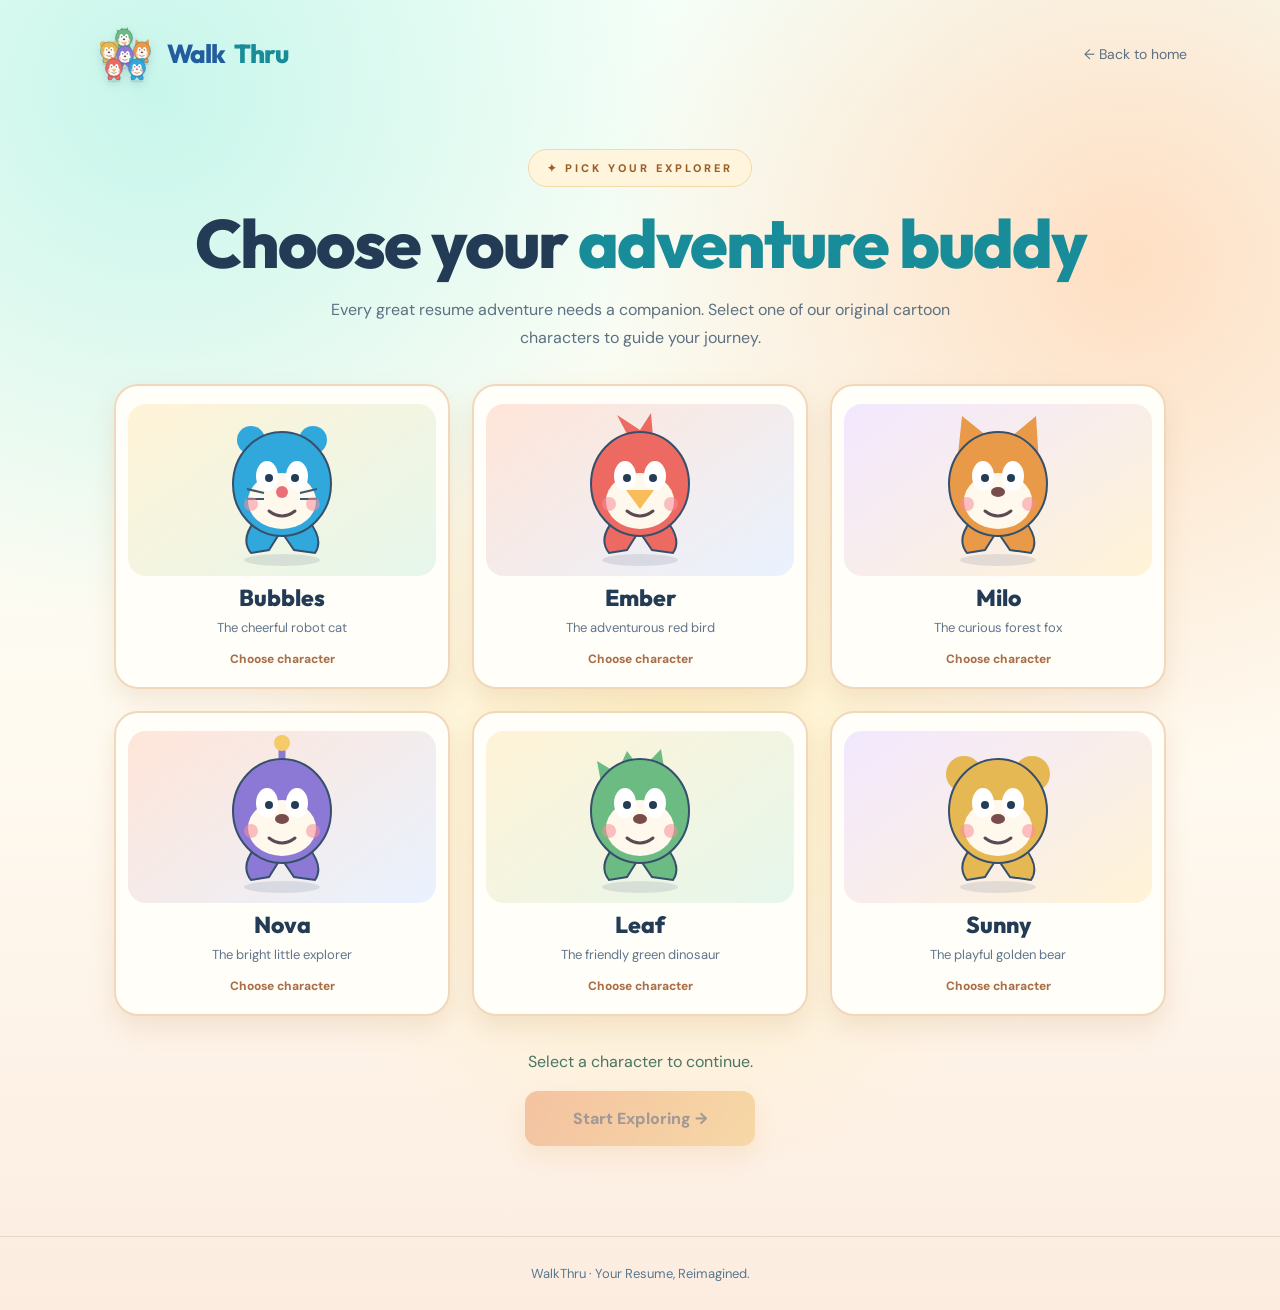
<file: avatars.html>
<!doctype html><html lang="en"><head><meta charset="UTF-8"><meta name="viewport" content="width=device-width,initial-scale=1"><title>Choose an Avatar | WalkThru</title><link rel="preconnect" href="https://fonts.googleapis.com"><link rel="preconnect" href="https://fonts.gstatic.com" crossorigin><link href="https://fonts.googleapis.com/css2?family=DM+Sans:wght@400;500;600;700&family=Outfit:wght@400;500;600;700;800&display=swap" rel="stylesheet"><link rel="stylesheet" href="style.css"><script src="avatar-art.js" defer></script><script src="avatars.js" defer></script></head><body class="avatar-page"><header class="site-header"><a class="brand" href="index.html"><span class="group-logo" data-avatar-logo aria-hidden="true"></span>Walk<span>Thru</span></a><nav><a href="index.html">← Back to home</a></nav></header><main class="avatar-main"><div class="eyebrow">✦ PICK YOUR EXPLORER</div><h1 class="avatar-title">Choose your <span>adventure buddy</span></h1><p class="avatar-intro">Every great resume adventure needs a companion. Select one of our original cartoon characters to guide your journey.</p><div id="avatar-grid" class="avatar-grid" aria-label="Choose an avatar"></div><div class="avatar-action"><p id="avatar-status" role="status" aria-live="polite">Select a character to continue.</p><button class="btn btn-primary" id="start-exploring" disabled>Start Exploring →</button></div></main><footer>WalkThru · Your Resume, Reimagined.</footer></body></html>
</file>
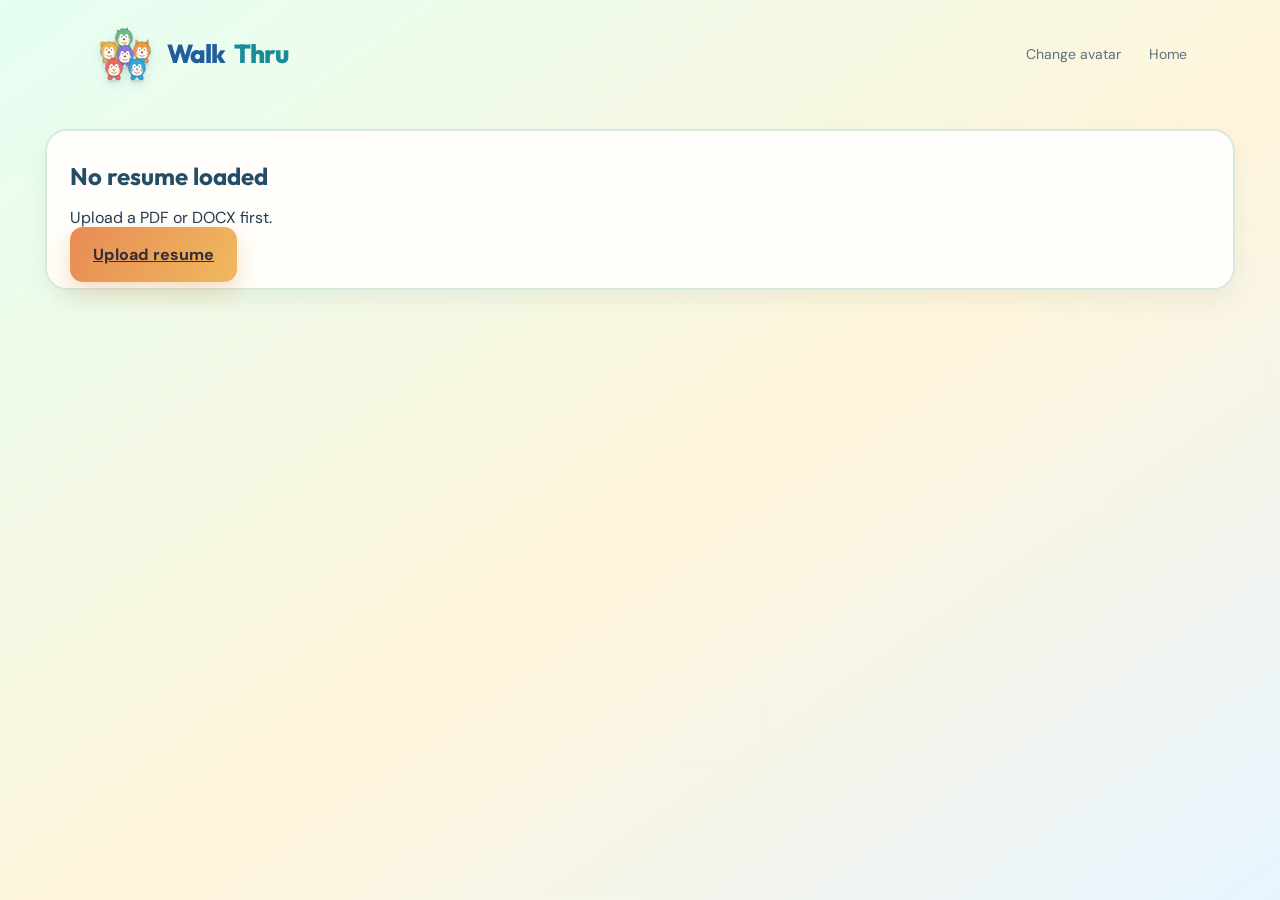
<file: explore.html>
<!doctype html>
<html lang="en"><head><meta charset="UTF-8"><meta name="viewport" content="width=device-width,initial-scale=1">
<meta name="description" content="Play through your resume as a colorful 2D adventure.">
<title>Resume Adventure | WalkThru</title>
<link href="https://fonts.googleapis.com/css2?family=DM+Sans:wght@400;500;600;700&family=Outfit:wght@500;700;800&display=swap" rel="stylesheet">
<link rel="stylesheet" href="style.css"><link rel="stylesheet" href="adventure.css">
<script src="avatar-art.js" defer></script><script src="explorer.js" defer></script></head>
<body class="adventure-body">
<header class="site-header"><a class="brand" href="index.html"><span class="group-logo" data-avatar-logo aria-hidden="true"></span>Walk<span>Thru</span></a><nav><a href="avatars.html">Change avatar</a><a href="index.html">Home</a></nav></header>
<main class="adventure-main">
<div class="adventure-heading"><div><div class="eyebrow">YOUR RESUME QUEST</div><h1>Explore the <span>adventure!</span></h1><p id="journey-name">Follow the path and discover each milestone.</p></div><div class="adventure-progress"><span id="progress-text">Checkpoint 1 / 1</span><div class="progress-track"><div id="progress-fill"></div></div></div></div>
<section class="game-shell" aria-label="Interactive resume adventure">
<div class="game-topbar"><span>🌿 Career Quest</span><span class="collect-counter" id="collect-counter">⭐ 0 collected</span><span id="game-hint">Use ← → or A / D to move</span><button id="sound-toggle" class="game-small-btn" type="button" aria-pressed="false">🔇 Sound off</button><button id="motion-toggle" class="game-small-btn" type="button" aria-pressed="false">✨ Effects on</button></div>
<div class="game-stage" id="game-stage">
<canvas id="game-canvas" width="1100" height="510" aria-label="A side-scrolling adventure map with resume milestones"></canvas>
<div id="stage-avatar" class="stage-avatar" aria-label="Your selected avatar"></div>
<div id="stage-popup" class="stage-popup" aria-live="polite" hidden>
<div class="popup-top"><span id="popup-heading">Checkpoint</span><button id="popup-close" type="button" aria-label="Close checkpoint">×</button></div>
<div id="popup-body" class="popup-body"></div>
</div></div>
<div class="mini-map-wrap"><div class="mini-map-heading"><span>🗺️ Adventure map</span><span id="mini-map-status">Scroll sideways to see all checkpoints</span></div><div id="mini-map" class="mini-map" aria-label="Resume checkpoint map"></div></div><div class="game-bottom"><div class="game-buttons"><button id="move-left" type="button" aria-label="Previous milestone">◀ Previous</button><button id="move-right" type="button" aria-label="Next milestone">Next ▶</button></div><div class="game-buttons"><button id="open-detail" type="button">↵ Explore checkpoint</button><button id="finish-game" type="button" hidden>🏁 Finish adventure</button></div></div>
</section>
<section class="checkpoint-panel" id="checkpoint-panel" aria-live="polite" hidden><div class="checkpoint-icon" id="checkpoint-icon">📍</div><div class="checkpoint-content"><div class="checkpoint-label" id="checkpoint-label">CHECKPOINT</div><h2 id="checkpoint-title">Resume milestone</h2><div id="checkpoint-details"></div></div></section>
<div id="game-toast" class="game-toast" role="status" aria-live="polite"></div><div class="game-help">Controls: <kbd>←</kbd>/<kbd>A</kbd> previous · <kbd>→</kbd>/<kbd>D</kbd> next · <kbd>↑</kbd>/<kbd>W</kbd> or <kbd>Enter</kbd> expand · <kbd>↓</kbd>/<kbd>S</kbd> or <kbd>Esc</kbd> collapse. You can also use the buttons.</div>
<section id="game-finish" class="finish-overlay" hidden><div class="finish-card"><div class="finish-confetti">🎉 🏆 🎉</div><h2>Adventure complete!</h2><p>Thank you for using WalkThru. You've explored this resume from start to finish.</p><div class="finish-actions"><a class="btn btn-primary" href="index.html">Return to home</a><a class="btn btn-secondary" href="avatars.html">Explore again</a></div></div></section>
</main></body></html>
</file>
<file: style.css>
:root{--bg:#0e1c2c;--surface:#172b40;--ink:#f3f9fb;--muted:#b8cbd6;--teal:#74e1cf;--border:#35526a}*{box-sizing:border-box}html{scroll-behavior:smooth}body{margin:0;min-height:100vh;background:var(--bg);color:var(--ink);font-family:'DM Sans',sans-serif;overflow-x:hidden}button,a{font:inherit}button:focus-visible,a:focus-visible{outline:3px solid #a8ffdf;outline-offset:4px}.ambient{position:absolute;pointer-events:none;filter:blur(85px);border-radius:50%;opacity:.25;z-index:-1}.ambient-one{width:350px;height:350px;background:#267f90;top:80px;left:-180px}.ambient-two{width:400px;height:400px;background:#286e80;top:200px;right:-230px}.site-header{max-width:1150px;margin:auto;padding:25px 28px;display:flex;align-items:center;justify-content:space-between}.brand{color:white;text-decoration:none;font:800 26px 'Outfit',sans-serif;letter-spacing:-1px}.brand span:not(.brand-icon),h1>span:first-child{color:var(--teal)}.brand-icon{color:var(--teal);margin-right:10px}.site-header nav{display:flex;gap:28px}.site-header nav a{color:var(--muted);text-decoration:none;font-size:14px}.site-header nav a:hover{color:var(--teal)}.hero{max-width:900px;margin:35px auto 90px;padding:0 24px;text-align:center}.eyebrow,.section-kicker{color:var(--teal);font-size:11px;letter-spacing:3px;font-weight:800}.eyebrow{display:inline-flex;align-items:center;gap:9px;padding:11px 18px;background:#1b3649;border:1px solid #34576b;border-radius:30px}.status-dot{width:7px;height:7px;border-radius:50%;background:var(--teal);box-shadow:0 0 12px var(--teal)}h1,h2,h3{font-family:'Outfit',sans-serif}h1{font-size:clamp(72px,13vw,125px);letter-spacing:-7px;line-height:1;margin:28px 0 18px;font-weight:800}.floating-title{animation:float 4s ease-in-out infinite}.sparkle{display:inline-block;font-size:30px;color:#ffd38b;vertical-align:top;margin:12px 0 0 7px;letter-spacing:0}.hero h2{font-size:clamp(25px,4.4vw,42px);line-height:1.2;letter-spacing:-1px;margin:0}.hero h2 em{font-style:normal;color:var(--teal)}.hero-copy{max-width:590px;margin:18px auto 27px;color:var(--muted);line-height:1.75;font-size:16px}.hero-art{border:1px solid #436c7a;overflow:hidden;border-radius:25px;box-shadow:0 25px 70px #0004;line-height:0}.hero-art svg,.hero-art img{display:block;width:100%;height:auto}.action-panel{margin:28px auto 0;display:flex;flex-wrap:wrap;gap:14px;justify-content:center;align-items:center}.btn{border:0;border-radius:13px;padding:17px 23px;font-weight:800;cursor:pointer;transition:transform .2s,box-shadow .2s,background .2s}.btn:hover{transform:translateY(-3px)}.btn-primary{background:var(--teal);color:#102d3a;box-shadow:0 8px 25px #43cfb329}.btn-secondary{background:#1c3449;color:white;border:1px solid #4d7383}.btn-secondary:hover{background:#29475c}.upload-hint{flex-basis:100%;margin:0;color:#9eb7c4;font-size:12px}.upload-status{flex-basis:100%;min-height:22px;font-size:14px;color:var(--teal)}.upload-status.error{color:#ffaaa9}.info-section,.about-section{max-width:1050px;margin:0 auto;padding:60px 24px}.section-heading{text-align:center}.section-heading h2,.about-section h2{font-size:clamp(28px,4vw,38px);margin:10px 0 35px}.steps{display:grid;grid-template-columns:repeat(3,1fr);gap:18px}.step{background:#182c40;border:1px solid var(--border);border-radius:20px;padding:28px;text-align:left}.step-number{color:var(--teal);font:800 27px 'Outfit',sans-serif}.step h3{font-size:22px;margin:15px 0 8px}.step p,.about-section p{color:var(--muted);line-height:1.7;margin:0}.about-section{text-align:center;padding-bottom:85px}.about-section p{max-width:610px;margin:auto}footer{border-top:1px solid var(--border);padding:28px;text-align:center;color:#9fb6c4;font-size:13px}@keyframes float{0%,100%{transform:translateY(0)}50%{transform:translateY(-11px)}}@media(max-width:650px){.site-header{padding:20px}.site-header nav{gap:12px}.site-header nav a{font-size:12px}.hero{margin-top:45px}.hero h1{letter-spacing:-4px}.steps{grid-template-columns:1fr}.btn{width:100%}.hero-art{border-radius:16px}}@media(prefers-reduced-motion:reduce){*,*::before,*::after{animation:none!important;scroll-behavior:auto!important;transition:none!important}}

/* Keep the supplied adventure illustration fully visible and responsive. */
.hero-art img { display: block; width: 100%; height: auto; object-fit: contain; border-radius: inherit; }

/* Phase 2: light adventure palette inspired by the supplied turquoise/sky-blue artwork. */
:root{--bg:#e8fbf8;--surface:#ffffff;--ink:#153a64;--muted:#476b83;--teal:#1d85b8;--border:#add6e2}
body{background:radial-gradient(circle at 15% 8%,#c2f3ef 0,transparent 33%),radial-gradient(circle at 85% 25%,#d3edff 0,transparent 38%),linear-gradient(180deg,#d9faf4,#f1fbff 70%,#e3f6ff);color:var(--ink)}
.brand{color:#185d9f}.brand span:not(.brand-icon),h1>span:first-child{color:#1b7fc0}.brand-icon,.eyebrow,.section-kicker,.step-number{color:#1477a5}.site-header nav a,.hero-copy,.step p,.about-section p{color:var(--muted)}.site-header nav a:hover{color:#1477a5}
.eyebrow{background:#ffffffb8;border-color:#acdce5}.status-dot{background:#39bfae;box-shadow:0 0 12px #39bfae}.hero h2 em{color:#087ca9}.hero-art{border:4px solid #ffffffb8;box-shadow:0 24px 55px #267eae35;transform:perspective(1200px) rotateX(var(--tilt-x,0deg)) rotateY(var(--tilt-y,0deg));transition:transform .22s ease,box-shadow .25s;animation:art-arrive 1.1s ease both,art-breathe 6s ease-in-out 1.1s infinite}.hero-art:hover{box-shadow:0 30px 70px #267eae55}
.btn-primary{background:linear-gradient(120deg,#137ab5,#2bc4bd);color:white;box-shadow:0 10px 25px #238fc74a}.btn-secondary{background:#ffffffd9;color:#185b8a;border:1px solid #83c7dd}.btn-secondary:hover{background:white}.upload-hint,footer{color:#56798f}.upload-status{color:#127b72}.upload-status.error{color:#b33e3e}.step{background:#ffffffc9;border-color:#b5dce8;box-shadow:0 8px 25px #358eb00d}.ambient-one{background:#3acac3}.ambient-two{background:#62a9ee}
.floating-title{color:#1462a4;text-shadow:0 3px 0 #fff,0 9px 25px #3292c64d;animation:title-enter .9s cubic-bezier(.2,.9,.3,1.3) both,title-bob 3.4s ease-in-out .9s infinite}.sparkle{animation:sparkle-spin 4s ease-in-out infinite}.brand{animation:brand-enter .8s ease-out both}
.resume-preview{margin:45px auto 0;max-width:780px;text-align:left;background:#ffffffd9;border:1px solid #b1dce9;border-radius:22px;padding:25px;box-shadow:0 18px 50px #2378a01a}.resume-preview[hidden]{display:none}.resume-preview .section-heading h2{margin:8px 0}.resume-preview .section-heading p,.preview-note{color:#52778e;font-size:14px;line-height:1.6}.resume-section{margin:12px 0;border:1px solid #b4d8e6;border-radius:12px;background:#f4fbff;overflow:hidden}.resume-section summary{cursor:pointer;font-weight:700;padding:15px 18px;color:#165d8e}.resume-section[open] summary{background:#e1f4fc}.resume-section pre{font:14px/1.7 'DM Sans',sans-serif;white-space:pre-wrap;overflow-wrap:anywhere;padding:4px 18px 15px;margin:0;color:#254c69}.btn:disabled{opacity:.65;cursor:wait}
@keyframes title-enter{from{opacity:0;transform:translateY(32px) scale(.9)}to{opacity:1;transform:translateY(0) scale(1)}}@keyframes title-bob{0%,100%{transform:translateY(0) rotate(-.5deg)}50%{transform:translateY(-13px) rotate(.5deg)}}@keyframes sparkle-spin{0%,100%{transform:rotate(-15deg) scale(.9)}50%{transform:rotate(30deg) scale(1.25)}}@keyframes brand-enter{from{opacity:0;transform:translateX(-20px)}to{opacity:1;transform:translateX(0)}}@keyframes art-arrive{from{opacity:0;translate:0 24px;scale:.97}to{opacity:1;translate:0 0;scale:1}}@keyframes art-breathe{0%,100%{translate:0 0}50%{translate:0 -7px}}
@media(max-width:650px){h1{font-size:clamp(60px,14vw,90px);letter-spacing:-4px}.resume-preview{padding:16px}.hero-art{border-width:2px}}
@media(prefers-reduced-motion:reduce){.hero-art{transform:none!important;translate:0!important}}
/* Phase 3: playful multi-color adventure palette inspired by the supplied artwork. */
:root{--bg:#fff9ed;--surface:#fffefb;--ink:#233b55;--muted:#5c7082;--teal:#218c89;--border:#e8d8bf}
body{background:radial-gradient(circle at 12% 7%,#c8f6eb 0,transparent 32%),radial-gradient(circle at 88% 20%,#ffdfc3 0,transparent 34%),radial-gradient(circle at 52% 58%,#fff0c4 0,transparent 42%),linear-gradient(180deg,#f5fff8,#fffaf0 58%,#fcece0);color:var(--ink)}
.ambient-one{background:#6ccfc0}.ambient-two{background:#f6ac80}
.brand{color:#225d9e}.brand span:not(.brand-icon),h1>span:first-child{color:#188d99}.brand-icon{color:#ed9654}
.eyebrow{color:#9a5d27;background:#fff5dc;border-color:#f3d9a6}.status-dot{background:#f1a458;box-shadow:0 0 12px #f1a458}.section-kicker,.step-number{color:#bb6c32}.hero h2 em{color:#d87950}.hero-copy{color:#5d7082}
.floating-title{color:#2467ad;text-shadow:0 3px 0 #fff,0 9px 25px #e4a67b66}.sparkle{color:#ee9a4e}
.hero-art{border:5px solid #fff6df;box-shadow:0 24px 55px #b17a4e36,0 0 0 1px #f5d6aa}.hero-art:hover{box-shadow:0 30px 70px #b17a4e50}
.btn-primary{background:linear-gradient(120deg,#e88b54,#efb95f);color:#342e3c;box-shadow:0 10px 25px #e29b5b55}.btn-primary:hover{box-shadow:0 14px 30px #e29b5b77}.btn-secondary{background:#fffef5;color:#277e79;border:1px solid #9dd6c1}.btn-secondary:hover{background:#e9fff5}.upload-status{color:#24805b}.upload-status.error{color:#b23e43}
.step:nth-child(1){background:#fff0d9;border-color:#f1d5a4}.step:nth-child(2){background:#e6f7e8;border-color:#bbdfc1}.step:nth-child(3){background:#fbe6e2;border-color:#efc5ba}.step{box-shadow:0 12px 25px #9a694c0c}.resume-preview{background:#fffdf7;border-color:#e7d3b4}.resume-section{background:#fff9ed;border-color:#e9d9bd}.resume-section summary{color:#88613e}.resume-section[open] summary{background:#fff0d9}.site-header nav a:hover{color:#b86c3e}
/* Avatar gallery */
.avatar-main{max-width:1100px;margin:42px auto 90px;padding:0 24px;text-align:center}.avatar-title{font-size:clamp(36px,6vw,68px);letter-spacing:-2px;line-height:1.08;margin:20px auto 16px;max-width:900px}.avatar-title span{color:#d87d51}.avatar-intro{max-width:620px;margin:0 auto 32px;color:var(--muted);line-height:1.75}.avatar-grid{display:grid;grid-template-columns:repeat(3,minmax(0,1fr));gap:22px}.avatar-card{appearance:none;border:2px solid #f1d8bb;background:#fffef9;border-radius:24px;padding:18px 12px 20px;cursor:pointer;display:flex;flex-direction:column;align-items:center;gap:7px;color:var(--ink);box-shadow:0 12px 24px #c4946530;transition:transform .25s,border-color .25s,box-shadow .25s}.avatar-card:hover{transform:translateY(-7px);border-color:#eaa76b;box-shadow:0 18px 35px #c4946548}.avatar-card.selected{border-color:#42a993;box-shadow:0 0 0 4px #9de2d04f,0 16px 34px #4baf9740;background:#f4fff8}.avatar-art{height:172px;width:100%;display:grid;place-items:center;background:linear-gradient(145deg,#fff3d7,#e6f7ec);border-radius:18px}.avatar-card:nth-child(2n) .avatar-art{background:linear-gradient(145deg,#ffe5d8,#e9f2ff)}.avatar-card:nth-child(3n) .avatar-art{background:linear-gradient(145deg,#f2e8ff,#fff3d6)}.character-svg{height:160px;width:150px;max-width:100%;overflow:visible;animation:character-bob 3s ease-in-out infinite}.avatar-card:nth-child(2n) .character-svg{animation-delay:-1s}.avatar-card:nth-child(3n) .character-svg{animation-delay:-2s}.blink{transform-box:fill-box;transform-origin:center;animation:blink-eyes 5.3s infinite}.avatar-card:nth-child(2n) .blink{animation-delay:-2.2s}.avatar-card-name{font:800 23px 'Outfit',sans-serif}.avatar-card-desc{font-size:13px;color:#62758a}.avatar-select-label{font-size:12px;font-weight:800;color:#aa6e46;margin-top:8px}.avatar-card.selected .avatar-select-label{color:#16876f}.avatar-card.selected .avatar-select-label::after{content:' ✓'}.avatar-action{margin:35px auto 0}.avatar-action p{color:#497565;min-height:24px}.avatar-action .btn{min-width:230px}.avatar-action .btn:disabled{opacity:.45;cursor:not-allowed}.explore-preview{max-width:850px;margin:65px auto;text-align:center;padding:0 24px}.explore-preview>p{color:var(--muted);line-height:1.7}.preview-adventure{padding:30px;margin:30px auto;background:#fffdf5;border:2px solid #f0d7b8;border-radius:22px}.preview-adventure h2{margin-top:0}.checkpoint{display:inline-block;padding:10px 16px;margin:6px;background:#e2f4e7;border-radius:20px;color:#2b6d55;font-weight:700;font-size:13px}
@keyframes character-bob{0%,100%{transform:translateY(0) rotate(-1deg)}50%{transform:translateY(-8px) rotate(1deg)}}@keyframes blink-eyes{0%,42%,46%,100%{transform:scaleY(1)}44%{transform:scaleY(.08)}}
@media(max-width:750px){.avatar-grid{grid-template-columns:repeat(2,minmax(0,1fr));gap:13px}.avatar-art{height:148px}.character-svg{height:135px}.avatar-card{padding:12px 8px}.avatar-card-name{font-size:20px}}@media(max-width:420px){.avatar-grid{grid-template-columns:1fr 1fr}.avatar-card-desc{font-size:11px}.avatar-art{height:125px}.character-svg{height:120px}.avatar-card-name{font-size:17px}}
@media(prefers-reduced-motion:reduce){.character-svg,.blink{animation:none!important}}

/* Phase 4: animated six-friend logo inspired by the grouped reference image */
.brand{display:inline-flex;align-items:center;gap:9px}.group-logo,.hero-group-logo{display:inline-block;position:relative;flex:none;width:65px;height:57px;vertical-align:middle;filter:drop-shadow(0 4px 5px #38637c30)}.hero-group-logo{width:128px;height:100px;margin-right:13px}.logo-friend{position:absolute;width:40%;height:49%;animation:friend-bob 3.3s ease-in-out infinite alternate;transform-origin:center bottom}.logo-friend svg{width:100%;height:100%;overflow:visible}.logo-friend-0{left:28%;top:0;z-index:1;animation-delay:-.2s}.logo-friend-1{left:5%;top:22%;z-index:2;animation-delay:-1.4s}.logo-friend-2{right:5%;top:22%;z-index:2;animation-delay:-.8s}.logo-friend-3{left:29%;top:29%;z-index:3;animation-delay:-2s}.logo-friend-4{left:13%;top:53%;z-index:4;animation-delay:-.5s}.logo-friend-5{right:13%;top:53%;z-index:4;animation-delay:-1.7s}.logo-friend .blink{transform-box:fill-box;transform-origin:center;animation:logo-blink 4.5s infinite}.logo-friend:nth-child(2n) .blink{animation-delay:1.4s}@keyframes friend-bob{from{transform:translateY(0) rotate(-3deg)}to{transform:translateY(-4px) rotate(3deg)}}@keyframes logo-blink{0%,42%,46%,100%{transform:scaleY(1)}44%{transform:scaleY(.08)}}.floating-title{display:flex;align-items:center;justify-content:center;flex-wrap:wrap}@media(max-width:640px){.hero-group-logo{width:86px;height:75px}.group-logo{width:53px;height:48px}}@media(prefers-reduced-motion:reduce){.logo-friend,.logo-friend .blink{animation:none!important}}
</file>
<file: adventure.css>
body.adventure-body{background:linear-gradient(145deg,#e5fff3,#fff5db 55%,#e7f4ff);min-height:100vh}.adventure-main{width:min(1190px,94%);margin:22px auto 75px}.adventure-heading{display:flex;justify-content:space-between;align-items:end;gap:20px;margin:12px 0 22px}.adventure-heading h1{font-family:Outfit,sans-serif;font-size:clamp(2rem,4vw,3.2rem);margin:9px 0;color:#193a56}.adventure-heading h1 span{color:#e38c42}.adventure-heading p{margin:0;color:#546e7e}.adventure-progress{width:220px;flex-shrink:0;font-weight:700;color:#255477}.progress-track{height:12px;background:#d6e5e5;border-radius:20px;margin-top:10px;overflow:hidden}.progress-track>div{height:100%;width:0;background:linear-gradient(90deg,#57cfae,#eeb05c);border-radius:20px;transition:width .5s}.game-shell{border:7px solid white;box-shadow:0 24px 65px #326b7730;border-radius:27px;background:#b7ecf1;overflow:hidden}.game-topbar{background:#fffdf5;padding:12px 18px;display:flex;align-items:center;justify-content:space-between;gap:10px;font-size:.92rem;font-weight:700;color:#325c73}.game-small-btn{border:1px solid #bddad7;border-radius:10px;background:#e6f8f0;color:#27596b;padding:8px 11px;cursor:pointer}#game-canvas{display:block;width:100%;height:auto;aspect-ratio:1100/510;background:#b7ecf1}.game-bottom{display:flex;justify-content:space-between;gap:12px;padding:15px;background:#fffdf5;flex-wrap:wrap}.game-buttons{display:flex;gap:10px;flex-wrap:wrap}.game-buttons button{border:0;border-radius:12px;padding:12px 17px;font:700 .95rem Outfit,sans-serif;background:#def4e8;color:#245e65;cursor:pointer;box-shadow:0 3px 0 #b5d9cd}.game-buttons button:hover:not(:disabled){background:#ffdc9d;transform:translateY(-1px)}.game-buttons button:disabled{opacity:.45;cursor:not-allowed}.game-buttons #finish-game{background:#f3ae67;color:#56351e}.checkpoint-panel{margin:22px 0 12px;padding:23px;display:flex;align-items:start;gap:20px;background:#fffefa;border:2px solid #d5e9df;border-radius:22px;box-shadow:0 10px 25px #3b637013;transition:box-shadow .3s,transform .3s}.checkpoint-panel.is-open{box-shadow:0 12px 34px #efab4a40;transform:translateY(-3px)}.checkpoint-icon{font-size:2.5rem;background:#fef0cf;padding:12px;border-radius:18px}.checkpoint-label{font-size:.77rem;letter-spacing:.15em;font-weight:800;color:#bc7837}.checkpoint-panel h2{font-family:Outfit,sans-serif;color:#244d68;margin:7px 0}.checkpoint-content{min-width:0;flex:1}#checkpoint-details{white-space:pre-wrap;overflow-wrap:anywhere;line-height:1.7;color:#395768;max-height:130px;overflow:auto;transition:max-height .35s}#checkpoint-details.collapsed{max-height:0;overflow:hidden}.game-help{font-size:.86rem;color:#527181;text-align:center;line-height:2;margin-top:15px}kbd{border:1px solid #c4d5d6;background:white;border-radius:5px;padding:2px 7px;font:700 .8rem monospace}.finish-overlay{position:fixed;inset:0;z-index:50;background:#142c3bba;display:grid;place-items:center;padding:20px}.finish-overlay[hidden]{display:none}.finish-card{width:min(490px,100%);padding:38px 26px;text-align:center;background:#fffdf5;border-radius:25px;box-shadow:0 25px 80px #0c273d55}.finish-confetti{font-size:2.6rem}.finish-card h2{font-family:Outfit,sans-serif;color:#24556a;font-size:2rem}.finish-card p{color:#526a76;line-height:1.6}.finish-actions{display:flex;gap:12px;justify-content:center;flex-wrap:wrap;margin-top:20px}@media(max-width:700px){.adventure-heading{align-items:start;flex-direction:column}.adventure-progress{width:100%}.game-topbar{font-size:.73rem;flex-wrap:wrap}.game-bottom{justify-content:center}.game-buttons button{padding:11px 13px;font-size:.8rem}.checkpoint-panel{padding:16px;gap:12px}.checkpoint-icon{font-size:1.7rem;padding:9px}.game-help{font-size:.78rem}}
/* Phase 5: interactive map, collectibles, and motion preferences */
.collect-counter{background:#fff1c7;color:#8a5729;padding:7px 12px;border-radius:99px}
.mini-map-wrap{background:#f0fbf3;padding:13px 20px;border-top:1px solid #d8ebdf}
.mini-map-heading{display:flex;justify-content:space-between;gap:10px;font-size:.8rem;font-weight:700;color:#50766f;margin-bottom:10px}
.mini-map{display:flex;gap:6px;align-items:center;overflow-x:auto;padding:4px 1px 10px;scrollbar-width:thin}
.map-node{border:2px solid #b9d9ce;border-radius:50%;background:#fff;min-width:43px;width:43px;height:43px;font-size:20px;cursor:pointer;position:relative;transition:transform .2s,border-color .2s}
.map-node:not(:last-child){margin-right:15px}
.map-node:not(:last-child)::after{content:"";position:absolute;left:calc(100% + 3px);top:50%;width:14px;border-top:3px dotted #d6af73}
.map-node.visited{background:#fff0c9;border-color:#f1c06e}
.map-node.current{border-color:#35bba7;transform:translateY(-4px);box-shadow:0 5px 0 #b6e8d7}
.map-node:focus-visible,.game-buttons button:focus-visible,.game-small-btn:focus-visible{outline:3px solid #e69c41;outline-offset:3px}
.game-toast{min-height:0;text-align:center;color:#8a5729;font-weight:800;opacity:0;transform:translateY(-5px);transition:opacity .2s,transform .2s}
.game-toast.visible{padding-top:12px;opacity:1;transform:translateY(0)}
@media(max-width:700px){.collect-counter{padding:5px 8px}.mini-map-heading{font-size:.72rem}}
@media(prefers-reduced-motion:reduce){.map-node,.game-toast,.checkpoint-panel{transition:none!important}}

/* Phase 6: popup belongs to the game world; avatar is a live SVG for real blinking. */
.game-stage{position:relative;isolation:isolate;overflow:hidden}
.stage-avatar{position:absolute;width:8.2%;aspect-ratio:140/160;left:11%;top:38%;transform:translate(-50%,-50%);z-index:4;pointer-events:none;transition:left .6s cubic-bezier(.2,.7,.2,1),top .6s cubic-bezier(.2,.7,.2,1)}
.stage-avatar svg{width:100%;height:100%;filter:drop-shadow(0 7px 4px #295b5950)}
.stage-avatar .blink{transform-box:fill-box;transform-origin:center;animation:stage-eye-blink 4.2s infinite}
.stage-avatar .blink-right{animation-delay:.06s}
@keyframes stage-eye-blink{0%,42%,46%,100%{transform:scaleY(1)}44%{transform:scaleY(.04)}}
.stage-avatar.walking svg{animation:stage-step .19s ease-in-out infinite alternate}
@keyframes stage-step{to{transform:translateY(-7px) rotate(3deg)}}
.stage-popup{position:absolute;z-index:5;left:21%;top:12%;width:min(56%,590px);max-height:67%;display:flex;flex-direction:column;background:#fffef5f5;border:3px solid #f2b86c;border-radius:19px;box-shadow:0 14px 30px #254d5960;overflow:hidden;animation:pop-open .26s ease-out}
.stage-popup[hidden]{display:none}
@keyframes pop-open{from{opacity:0;transform:scale(.9) translateY(8px)}to{opacity:1;transform:scale(1) translateY(0)}}
.popup-top{display:flex;justify-content:space-between;align-items:center;gap:8px;padding:10px 15px;background:#ffedc9;font:800 clamp(.8rem,1.5vw,1.1rem) Outfit,sans-serif;color:#315774}
.popup-top button{font-size:1.5rem;border:0;background:transparent;color:#7b5236;cursor:pointer}
.popup-body{padding:13px 16px;white-space:pre-wrap;overflow:auto;overflow-wrap:anywhere;font-size:clamp(.73rem,1.22vw,.98rem);line-height:1.6;color:#38556b}
@media(max-width:650px){.stage-avatar{width:13%}.stage-popup{left:26%;width:71%;top:8%;max-height:78%;border-width:2px}.popup-top{padding:5px 9px}.popup-body{padding:6px 9px;font-size:.67rem;line-height:1.35}}
@media(prefers-reduced-motion:reduce){.stage-avatar,.stage-avatar .blink,.stage-avatar.walking svg,.stage-popup{animation:none!important;transition:none!important}}

/* All checkpoint content now appears inside the game world. */
#checkpoint-panel{display:none!important}

/* Phase 7 game usability */
.game-stage{outline-offset:3px}
.stage-avatar{z-index:9!important;width:12%!important;min-width:70px;max-width:135px;pointer-events:none;filter:drop-shadow(0 10px 5px #174e6b45)}
.stage-avatar svg{display:block;width:100%;height:100%}
.stage-popup{z-index:10!important;max-height:78%!important;min-height:130px}
.popup-body{font-size:clamp(12px,1.45vw,17px)!important;line-height:1.6!important;white-space:normal!important}
.resume-lines{display:grid;gap:7px}
.resume-line{margin:0;padding:8px 10px;border-radius:8px;background:#f3f8f4;color:#304d60}
.resume-line strong{color:#a46329}
.mini-map{overflow-x:auto!important;overscroll-behavior-x:contain;scroll-behavior:smooth;scrollbar-width:auto}
.map-node{flex:0 0 43px}
@media(max-width:650px){.stage-avatar{width:16%!important;min-width:44px}.stage-popup{left:24%!important;width:74%!important;top:4%!important;max-height:90%!important}.popup-body{font-size:11px!important;line-height:1.35!important}.resume-line{padding:4px 5px}}

/* Avatar above the in-world information card */
.stage-avatar{z-index:12!important;width:12%!important;max-width:110px;min-width:60px;transform:translate(-50%,-50%)!important}
.stage-popup{z-index:11!important;max-height:62%!important}
@media(max-width:650px){.stage-avatar{width:15%!important;min-width:43px}.stage-popup{max-height:67%!important}}

/* Phase 9: legible, structured in-world resume cards */
.stage-popup{background:#fffef9!important;border-color:#edb56a!important;box-shadow:0 16px 42px #163f5259!important}
.popup-top{font-size:clamp(14px,1.7vw,20px)!important;padding:12px 17px!important}
.popup-body{padding:16px 18px!important;overscroll-behavior:contain;scrollbar-color:#d4b687 #fff7e8}
.resume-rich{display:flex;flex-direction:column;gap:12px;font-family:'DM Sans',sans-serif}
.resume-entry{background:#fff;border:1px solid #e0ebe8;border-left:4px solid #66bfae;border-radius:12px;padding:12px 14px;box-shadow:0 3px 10px #244b5b0b}
.resume-entry-title{font:800 clamp(14px,1.5vw,18px) Outfit,sans-serif;color:#234f6b;margin:0 0 7px;line-height:1.35}
.resume-paragraph{margin:5px 0 8px!important;font-size:clamp(13px,1.25vw,16px);line-height:1.65;color:#3e5967;overflow-wrap:anywhere}
.resume-date{display:inline-block;color:#986328;background:#fff0d4;border-radius:8px;padding:4px 9px;font-size:12px;font-weight:800;margin:3px 0 8px}
.resume-bullets{margin:7px 0 0;padding-left:21px;display:grid;gap:7px;color:#3e5967;line-height:1.55}
.resume-bullets li::marker{color:#d18b41}
.resume-fact{display:grid;grid-template-columns:minmax(80px,32%) 1fr;gap:10px;align-items:start;background:#f2f8f4;border-radius:11px;padding:10px 12px;overflow-wrap:anywhere}
.resume-fact-label{font-size:12px;letter-spacing:.02em;text-transform:capitalize;font-weight:800;color:#387e76}
.resume-fact-value{font-size:14px;color:#304f60}
.resume-chip{padding:10px 12px;background:#f2f8f4;border-left:3px solid #64bdac;border-radius:9px;font-size:14px;line-height:1.55;color:#304f60;overflow-wrap:anywhere}
@media(max-width:650px){.popup-top{padding:6px 10px!important;font-size:12px!important}.popup-body{padding:7px 8px!important}.resume-rich{gap:6px}.resume-entry{padding:7px 8px}.resume-entry-title{font-size:12px}.resume-paragraph,.resume-chip,.resume-fact-value{font-size:11px;line-height:1.4}.resume-fact{grid-template-columns:1fr;gap:2px;padding:6px}.resume-fact-label{font-size:10px}.resume-date{font-size:10px}}

/* Phase 10: Avatar is part of the popup, directly above the card, never left of it. */
.game-stage .stage-popup{
  position:absolute!important;left:16%!important;top:23%!important;width:68%!important;
  height:auto!important;max-height:74%!important;min-height:0!important;
  display:flex;flex-direction:column;overflow:visible!important;
  border-radius:20px!important;animation:pop-open .25s ease-out;
}
.game-stage .stage-popup[hidden]{display:none!important}
.game-stage .stage-popup>.stage-avatar{
  position:absolute!important;top:-86px!important;left:50%!important;
  transform:translateX(-50%)!important;width:90px!important;height:90px!important;
  min-width:0!important;max-width:none!important;z-index:30!important;
  display:flex;justify-content:center;align-items:center;pointer-events:none;
  background:#fffdf3;border:3px solid #efba74;border-radius:50%;
  box-shadow:0 7px 18px #19485d33;overflow:visible;
}
.game-stage .stage-popup>.stage-avatar svg{width:78px!important;height:82px!important;display:block}
.game-stage .stage-popup .popup-top{border-radius:16px 16px 0 0;flex:none}
.game-stage .stage-popup .popup-body{overflow:auto!important;min-height:0!important;max-height:290px!important}
.resume-readable{display:flex;flex-direction:column;gap:9px;font-family:'DM Sans',sans-serif}
.readable-item,.readable-card{padding:12px 15px;background:#f3f9f5;border-radius:11px;border:1px solid #dcece4}
.readable-item.fact{display:grid;grid-template-columns:105px minmax(0,1fr);gap:10px}
.readable-label{color:#2c7771;font-size:12px;font-weight:800}
.readable-value{color:#344f60;font-size:14px;line-height:1.5;overflow-wrap:anywhere}
.readable-card{background:#fffdf8;border-left:4px solid #5ebaa9}
.readable-entry-title{font:800 16px/1.4 Outfit,sans-serif;color:#24526d;margin:0 0 7px}
.readable-description{font:400 14px/1.65 'DM Sans',sans-serif;color:#405d6b;margin:5px 0}
.readable-date{display:inline-block;padding:4px 9px;border-radius:8px;background:#fff0d5;color:#96601c;font-size:12px;font-weight:700;margin:5px 0}
.readable-chips{display:flex;flex-wrap:wrap;gap:8px}
.readable-chip{padding:8px 12px;border-radius:99px;background:#e9f7ee;border:1px solid #c9e8d7;color:#326676;font-size:13px}
.readable-summary{font-size:15px;line-height:1.75;color:#35566b;margin:0}
@media(max-width:650px){
.game-stage .stage-popup{left:6%!important;top:25%!important;width:88%!important;max-height:70%!important}
.game-stage .stage-popup>.stage-avatar{width:57px!important;height:57px!important;top:-55px!important}
.game-stage .stage-popup>.stage-avatar svg{width:52px!important;height:54px!important}
.game-stage .stage-popup .popup-body{max-height:200px!important}
.readable-item,.readable-card{padding:6px 8px}
.readable-item.fact{grid-template-columns:1fr;gap:3px}
.readable-entry-title{font-size:12px}.readable-value,.readable-description,.readable-summary{font-size:11px;line-height:1.45}
.readable-chip{font-size:10px;padding:5px 8px}
}

/* Phase 11: avatar lives independently from the popup and transitions between positions. */
.game-stage>.stage-avatar{
  display:flex!important;align-items:center;justify-content:center;
  position:absolute!important;z-index:30!important;
  width:90px!important;height:90px!important;min-width:0!important;max-width:none!important;
  left:var(--checkpoint-x,13%)!important;top:var(--checkpoint-y,55%)!important;
  transform:translate(-50%,-50%)!important;
  background:transparent;border:0;border-radius:50%;
  transition:left .52s cubic-bezier(.22,.7,.22,1),top .52s cubic-bezier(.22,.7,.22,1),
             background .3s,box-shadow .3s!important;
  pointer-events:none;
}
.game-stage>.stage-avatar.at-popup{
  left:50%!important;top:calc(23% - 12px)!important;
  background:#fffdf3;border:3px solid #efba74;
  box-shadow:0 7px 18px #19485d33;
}
.game-stage>.stage-avatar svg{width:78px!important;height:82px!important}
@media(max-width:650px){
 .game-stage>.stage-avatar{width:57px!important;height:57px!important}
 .game-stage>.stage-avatar svg{width:52px!important;height:54px!important}
 .game-stage>.stage-avatar.at-popup{top:calc(25% - 8px)!important}
}
@media(prefers-reduced-motion:reduce){.game-stage>.stage-avatar{transition:none!important}}
</file>
